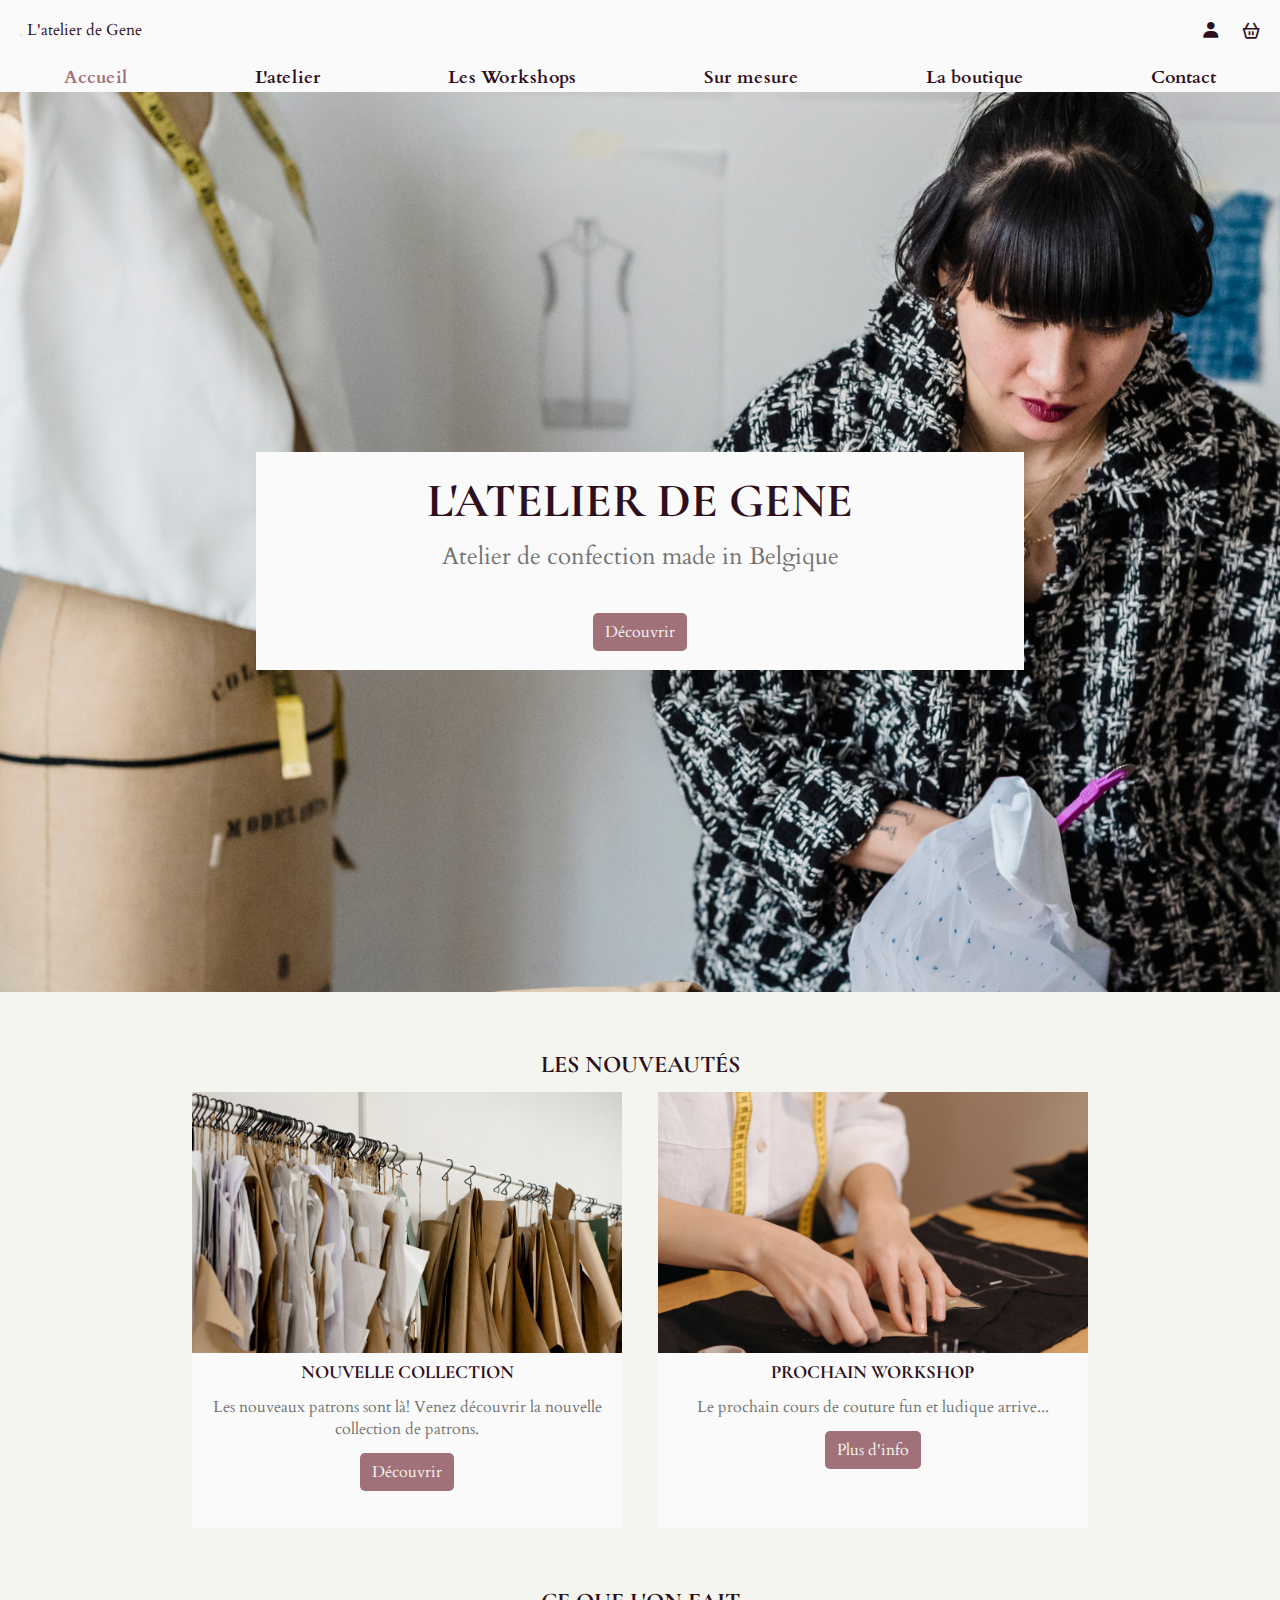
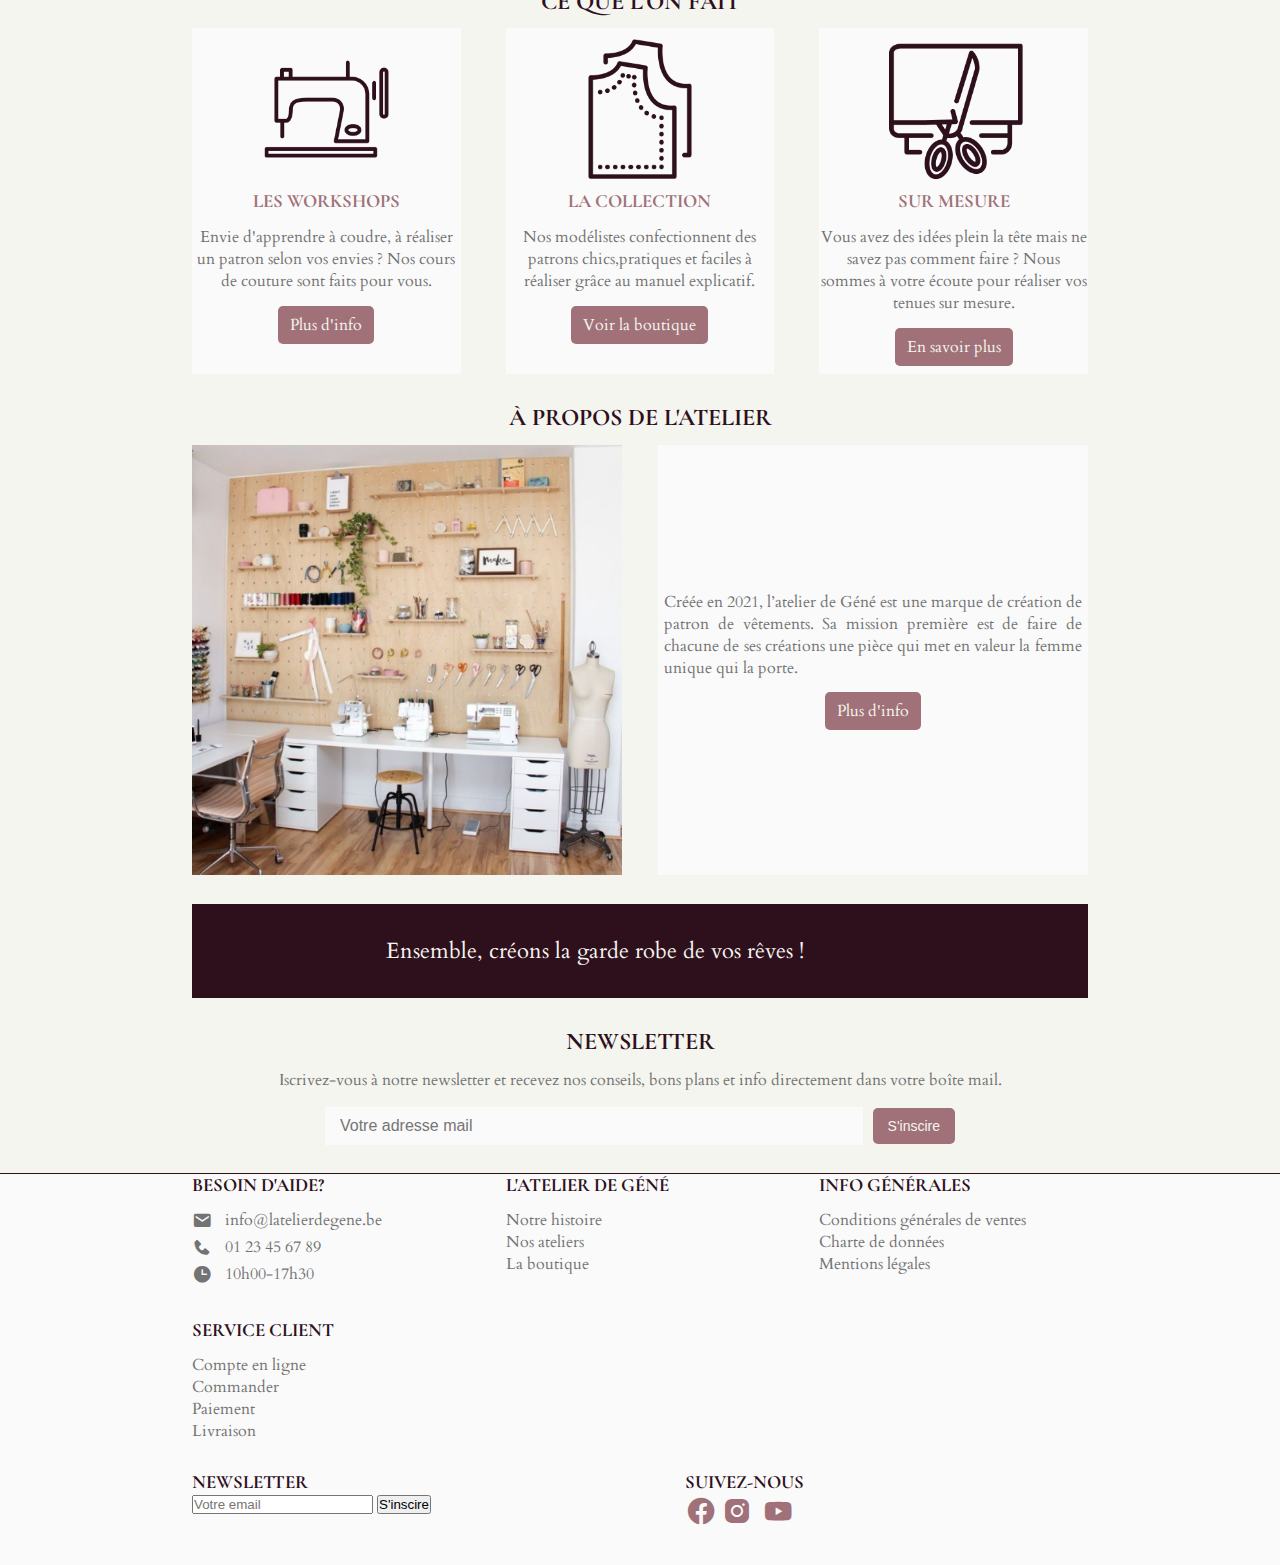
<file: index.html>
<!DOCTYPE html>
<html lang="en">

<head>
    <meta charset="UTF-8">
    <meta http-equiv="X-UA-Compatible" content="IE=edge">
    <meta name="viewport" content="width=device-width, initial-scale=1.0">
    <title>L'atelier de Géné - Bienvenue</title>
    <link rel="stylesheet" href="./src/style.css">
    <link
        href="https://fonts.googleapis.com/css2?family=Cardo:ital,wght@0,400;0,700;1,400&family=Cormorant+Garamond:ital,wght@0,300;0,400;0,500;0,600;0,700;1,300;1,400;1,500;1,600;1,700&display=swap"
        rel="stylesheet">
    <link href='https://unpkg.com/boxicons@2.1.4/css/boxicons.min.css' rel='stylesheet'>
</head>

<body>
    <header>
        <nav>
            <div class="navheader-container">
                <div class="menu-logo">
                    <button class="hamburger" type="button" aria-label="Toggle navigation" aria-expanded="false">
                        <span></span><span></span><span></span>
                    </button>
                    <a href="./index.html" class="nav-logo"><span>L'atelier de
                            Gene</span></a>
                </div>
                <div class="nav-shop">
                    <a href="./connexion.html" class="connexion-link"><i class='bx bxs-user'></i></a>
                    <a href="./panier.html" class="basket-link"><i class='bx bx-basket'></i></a>
                </div>
            </div>
            <div class="navlinks-container">
                <a href="./index.html" class="navlink">Accueil</a>
                <a href="./about.html" class="navlink ">L'atelier</a>
                <a href="./workshop.html" class="navlink ">Les Workshops</a>
                <a href="./surmesure.html" class="navlink ">Sur mesure</a>
                <a href="./shop.html" class="navlink ">La boutique</a>
                <!-- <a href="./blog.html" class="navlink ">Le blog</a> -->
                <a href="./contact.html" class="navlink ">Contact</a>
            </div>
        </nav>
    </header>
    <main>
        <section class="hero-section">
            <div class="text-box">
                <h1>L'atelier de Gene</h1>
                <p>Atelier de confection made in Belgique</p>
                <a href="#" class="btn hero-btn">Découvrir</a>
            </div>
        </section>
        <section class="news-section">
            <h2>Les nouveautés</h2>
            <div class="news-section-row">
                <div class="news-section-col">
                    <img src="./src/img/atelierdegene_news_boutique.png" alt="">
                    <div class="text-layer">
                        <h3>Nouvelle collection</h3>
                        <p>Les nouveaux patrons sont là! Venez découvrir la nouvelle collection de patrons.</p>
                        <a href="#" class="btn">Découvrir</a>
                    </div>

                </div>
                <div class="news-section-col">
                    <img src="./src/img/atelierdegene_news_workshop.png" alt="">
                    <div class="text-layer">
                        <h3>Prochain workshop</h3>
                        <p>Le prochain cours de couture fun et ludique arrive...</p>
                        <a href="#" class="btn">Plus d'info</a>
                    </div>
                </div>
            </div>
        </section>
        <section class="services-section">
            <h2>Ce que l'on fait</h2>
            <div class="services-row">
                <div class="services-col">
                    <img src="./src/img/atelierdegene_service_workshop.png" alt="">
                    <h3>Les workshops</h3>
                    <p>Envie d'apprendre à coudre, à réaliser un patron selon vos envies ? Nos cours de couture sont
                        faits pour vous.</p>
                    <div class="btn_service"><a href="#" class="btn">Plus d'info</a></div>
                </div>
                <div class="services-col">
                    <img src="./src/img/atelierdegene_service_boutique.png" alt="">
                    <h3>La collection</h3>
                    <p>Nos modélistes confectionnent des patrons chics,pratiques et faciles à réaliser grâce au manuel
                        explicatif.</p>
                    <div class="btn_service"><a href="#" class="btn">Voir la boutique</a></div>
                </div>
                <div class="services-col">
                    <img src="./src/img/atelierdegene_service_surmesure.png" alt="image sur mesure">
                    <h3>Sur mesure</h3>
                    <p>Vous avez des idées plein la tête mais ne savez pas comment faire ? Nous sommes à votre écoute
                        pour réaliser vos tenues sur mesure.</p>
                    <div class="btn_service"><a href="#" class="btn">En savoir plus</a></div>

                </div>
            </div>
        </section>
        <section class="about-section">
            <h2>à propos de l'atelier</h2>
            <div class="about-section-row">
                <div class="about-section-col">
                    <img src="./src/img/atelierdegene_about_section.png" alt="l'atelier en image">
                </div>
                <div class="about-section-col">
                    <p>Créée en 2021, l’atelier de Géné est une marque de création de patron de vêtements. Sa mission
                        première est de
                        faire de chacune de ses créations une pièce qui met en valeur la femme unique qui la porte.
                    </p>
                    <a href="./about.html" class="btn">Plus d'info</a>
                </div>
            </div>
        </section>
        <section class="slogan-row">
            <p>Ensemble, créons la garde robe de vos rêves !</p>
        </section>
        <section class="Newsletter-section">
            <h2>Newsletter</h2>
            <p>Iscrivez-vous à notre newsletter et recevez nos conseils, bons plans et info directement dans votre boîte
                mail.</p>
            <div class="newsletter-row">
                <form action="">
                    <input type="text" placeholder="Votre adresse mail">
                    <button type="submit">S'inscire</button>
                </form>

            </div>
        </section>
    </main>
    <footer>
        <div class="footer">
            <div class="footer-info-row">
                <div class="footer-infos-col">
                    <h3>Besoin d'aide?</h3>
                    <div class="footer-contact-col">
                        <span><i class='bx bxs-envelope'></i></span>
                        <p>info@latelierdegene.be</p>
                    </div>
                    <div class="footer-contact-col">
                        <span><i class='bx bxs-phone'></i></span>
                        <p>01 23 45 67 89</p>
                    </div>
                    <div class="footer-contact-col">
                        <span><i class='bx bxs-time'></i></span>
                        <p>10h00-17h30</p>
                    </div>
                </div>
                <div class="footer-infos-col">
                    <h3>L'atelier de Géné</h3>
                    <a href="./about.html">Notre histoire</a>
                    <a href="./workshop.html">Nos ateliers</a>
                    <a href="./shop.html">La boutique</a>
                </div>
                <div class="footer-infos-col">
                    <h3>Info générales</h3>
                    <a href="#">Conditions générales de ventes</a>
                    <a href="#">Charte de données</a>
                    <a href="#">Mentions légales</a>
                </div>
                <div class="footer-infos-col">
                    <h3>Service client</h3>
                    <a href="#">Compte en ligne</a>
                    <a href="#">Commander</a>
                    <a href="#">Paiement</a>
                    <a href="#">Livraison</a>
                </div>
            </div>
            <div class="footer-socials-row">
                <div class="footer-socials-col">
                    <h3>Newsletter</h3>
                    <form action="">
                        <input type="text" placeholder="Votre email">
                        <button type="submit">S'inscire</button>
                    </form>
                </div>
                <div class="footer-socials-col">
                    <h3>Suivez-nous</h3>
                    <div id="footer-socials-col">
                        <a href="#" class="social_link"><i class='bx bxl-facebook-circle'></i></a>
                        <a href="#" class="social_link"><i class='bx bxl-instagram-alt'></i></i>
                        </a><a href="#" class="social_link"><i class='bx bxl-youtube'></i></a>
                    </div>

                </div>
            </div>
        </div>

    </footer>
    <script src="./src/mainJs.js"></script>
</body>

</html>
</file>
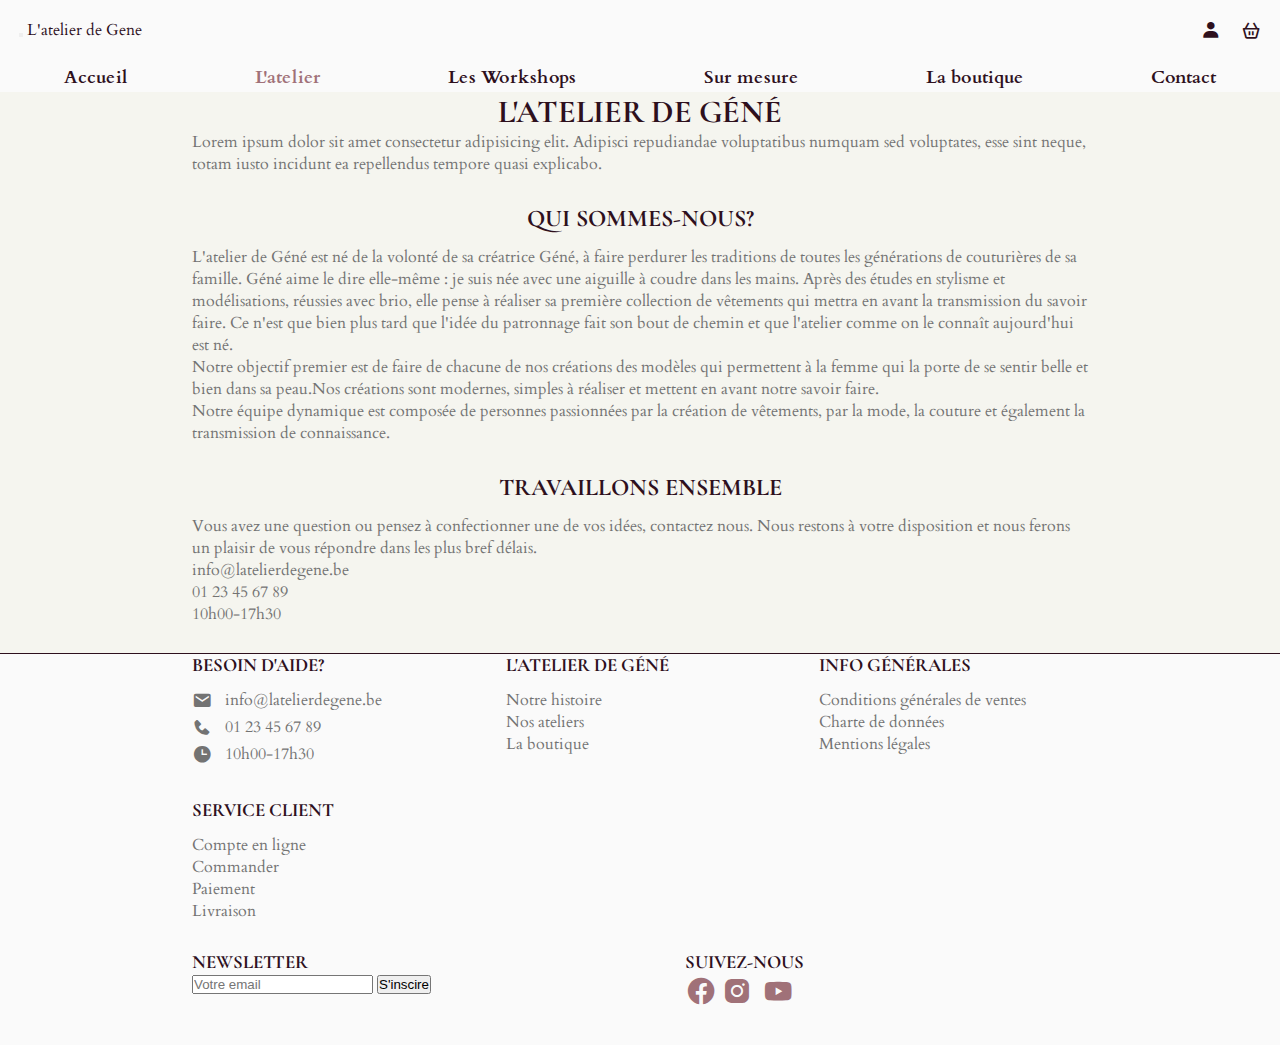
<file: about.html>
<!DOCTYPE html>
<html lang="en">

<head>
    <meta charset="UTF-8">
    <meta http-equiv="X-UA-Compatible" content="IE=edge">
    <meta name="viewport" content="width=device-width, initial-scale=1.0">
    <title>L'atelier de Géné - A propos</title>
    <link rel="stylesheet" href="./src/style.css">
    <link
        href="https://fonts.googleapis.com/css2?family=Cardo:ital,wght@0,400;0,700;1,400&family=Cormorant+Garamond:ital,wght@0,300;0,400;0,500;0,600;0,700;1,300;1,400;1,500;1,600;1,700&display=swap"
        rel="stylesheet">
    <link href='https://unpkg.com/boxicons@2.1.4/css/boxicons.min.css' rel='stylesheet'>
</head>

<body>
    <header>
        <nav>
            <div class="navheader-container">
                <div class="menu-logo">
                    <button class="hamburger" type="button" aria-label="Toggle navigation" aria-expanded="false">
                        <span></span><span></span><span></span>
                    </button>
                    <a href="./index.html" class="nav-logo"><span>L'atelier de
                            Gene</span></a>
                </div>
                <div class="nav-shop">
                    <a href="./connexion.html" class="connexion-link"><i class='bx bxs-user'></i></a>
                    <a href="./panier.html" class="basket-link"><i class='bx bx-basket'></i></a>
                </div>
            </div>
            <div class="navlinks-container">
                <a href="./index.html" class="navlink">Accueil</a>
                <a href="./about.html" class="navlink ">L'atelier</a>
                <a href="./workshop.html" class="navlink ">Les Workshops</a>
                <a href="./surmesure.html" class="navlink ">Sur mesure</a>
                <a href="./shop.html" class="navlink ">La boutique</a>
                <!-- <a href="./blog.html" class="navlink ">Le blog</a> -->
                <a href="./contact.html" class="navlink ">Contact</a>
            </div>
        </nav>
    </header>
    <main>
        <section class="about-intro-hero">
            <h1>L'atelier de Géné</h1>
            <p>Lorem ipsum dolor sit amet consectetur adipisicing elit. Adipisci repudiandae voluptatibus numquam sed
                voluptates, esse sint neque, totam iusto incidunt ea repellendus tempore quasi explicabo.</p>
        </section>
        <section class="about-mission">
            <div>
                <h2>Qui sommes-nous?</h2>
                <p>L'atelier de Géné est né de la volonté de sa créatrice Géné, à faire perdurer les traditions de
                    toutes les générations de couturières de sa famille. Géné aime le dire elle-même : je suis née avec
                    une aiguille à coudre dans les mains. Après des études en stylisme et modélisations, réussies avec
                    brio, elle pense à réaliser sa première collection de vêtements qui mettra en avant la transmission
                    du savoir faire.
                    Ce n'est que bien plus tard que l'idée du patronnage fait son bout de chemin et que l'atelier comme
                    on le connaît aujourd'hui est né.
                </p>
                <p>Notre objectif premier est de faire de chacune de nos créations des modèles qui permettent à la femme
                    qui la porte de se sentir belle et bien dans sa peau.Nos créations sont modernes, simples à réaliser
                    et mettent en avant notre savoir faire.</p>
                <p>Notre équipe dynamique est composée de personnes passionnées par la création de vêtements, par
                    la mode, la couture et également la transmission de connaissance.</p>
            </div>
        </section>
        <section class="about-contact">
            <h2>Travaillons ensemble</h2>
            <p>Vous avez une question ou pensez à confectionner une de vos idées, contactez nous. Nous restons à votre
                disposition et nous ferons un plaisir de vous répondre dans les plus bref délais.</p>
            <div>
                <p>info@latelierdegene.be</p>
                <p>01 23 45 67 89</p>
                <p>10h00-17h30</p>
            </div>
        </section>
    </main>
    <footer>
        <div class="footer">
            <div class="footer-info-row">
                <div class="footer-infos-col">
                    <h3>Besoin d'aide?</h3>
                    <div class="footer-contact-col">
                        <span><i class='bx bxs-envelope'></i></span>
                        <p>info@latelierdegene.be</p>
                    </div>
                    <div class="footer-contact-col">
                        <span><i class='bx bxs-phone'></i></span>
                        <p>01 23 45 67 89</p>
                    </div>
                    <div class="footer-contact-col">
                        <span><i class='bx bxs-time'></i></span>
                        <p>10h00-17h30</p>
                    </div>
                </div>
                <div class="footer-infos-col">
                    <h3>L'atelier de Géné</h3>
                    <a href="./about.html">Notre histoire</a>
                    <a href="./workshop.html">Nos ateliers</a>
                    <a href="./shop.html">La boutique</a>
                </div>
                <div class="footer-infos-col">
                    <h3>Info générales</h3>
                    <a href="#">Conditions générales de ventes</a>
                    <a href="#">Charte de données</a>
                    <a href="#">Mentions légales</a>
                </div>
                <div class="footer-infos-col">
                    <h3>Service client</h3>
                    <a href="#">Compte en ligne</a>
                    <a href="#">Commander</a>
                    <a href="#">Paiement</a>
                    <a href="#">Livraison</a>
                </div>
            </div>
            <div class="footer-socials-row">
                <div class="footer-socials-col">
                    <h3>Newsletter</h3>
                    <form action="">
                        <input type="text" placeholder="Votre email">
                        <button type="submit">S'inscire</button>
                    </form>
                </div>
                <div class="footer-socials-col">
                    <h3>Suivez-nous</h3>
                    <div id="footer-socials-col">
                        <a href="#" class="social_link"><i class='bx bxl-facebook-circle'></i></a>
                        <a href="#" class="social_link"><i class='bx bxl-instagram-alt'></i></i>
                        </a><a href="#" class="social_link"><i class='bx bxl-youtube'></i></a>
                    </div>

                </div>
            </div>
        </div>

    </footer>
    <script src="./src/mainJs.js"></script>
</body>

</html>
</file>
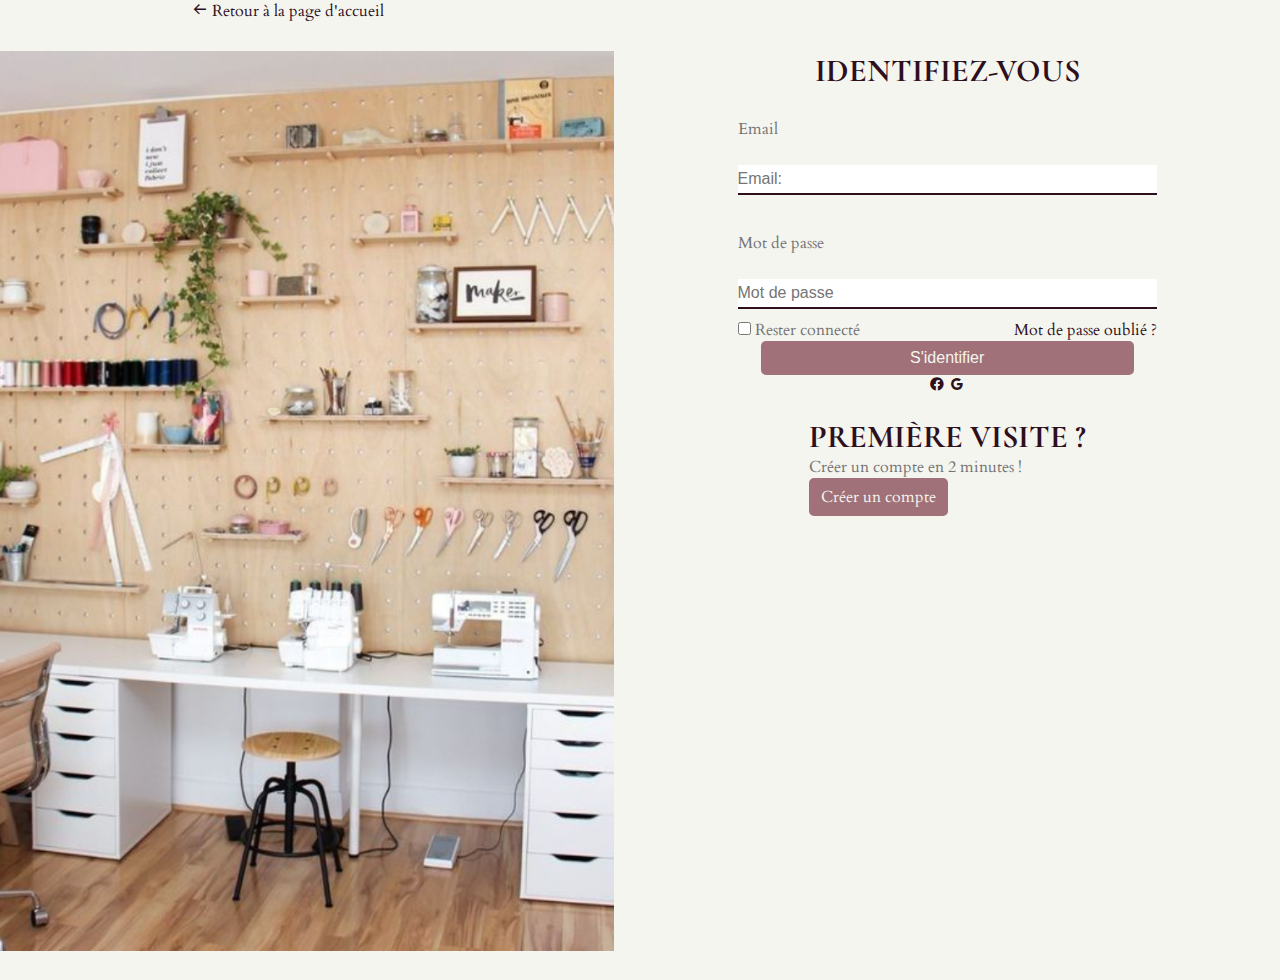
<file: connexion.html>
<!DOCTYPE html>
<html lang="en">

<head>
    <meta charset="UTF-8">
    <meta http-equiv="X-UA-Compatible" content="IE=edge">
    <meta name="viewport" content="width=device-width, initial-scale=1.0">
    <title>Document</title>
    <link rel="stylesheet" href="./src/style.css">
    <link
        href="https://fonts.googleapis.com/css2?family=Cardo:ital,wght@0,400;0,700;1,400&family=Cormorant+Garamond:ital,wght@0,300;0,400;0,500;0,600;0,700;1,300;1,400;1,500;1,600;1,700&display=swap"
        rel="stylesheet">
    <link href='https://unpkg.com/boxicons@2.1.4/css/boxicons.min.css' rel='stylesheet'>
</head>

<body>
    <section class="connexion-header">
        <div><a href="./index.html"> <span><i class='bx bx-arrow-back'></i></span> Retour à la page d'accueil</a></div>
    </section>
    <section class="connexion-form-section">
        <div class="connexion-img"></div>
        <div class="connexion-form-container">
            <form action="#" class="login-form">
                <h1>Identifiez-vous</h1>
                <div class="inputBox">
                    <span>Email</span>
                    <input type="email" placeholder="Email:">
                </div>
                <div class="inputBox">
                    <span>Mot de passe</span>
                    <input type="password" placeholder="Mot de passe">
                </div>
                <div class="checkBox">
                    <div><input type="checkbox"> <span>Rester connecté</span></div>
                    <a href="#">Mot de passe oublié ?</a>
                </div>
                <button type="submit" class="btn-form">S'identifier</button>
                <div class="social-container">
                    <a href="#" class="social"><i class='bx bxl-facebook-circle'></i></i></a>
                    <a href="#" class="social"><i class='bx bxl-google'></i></a>
                </div>
            </form>
            <div>
                <h1>Première visite ?</h1>
                <p>Créer un compte en 2 minutes !</p>
                <a href="./inscription.html" class="btn">Créer un compte</a>
            </div>
        </div>

    </section>
</body>

</html>
</file>
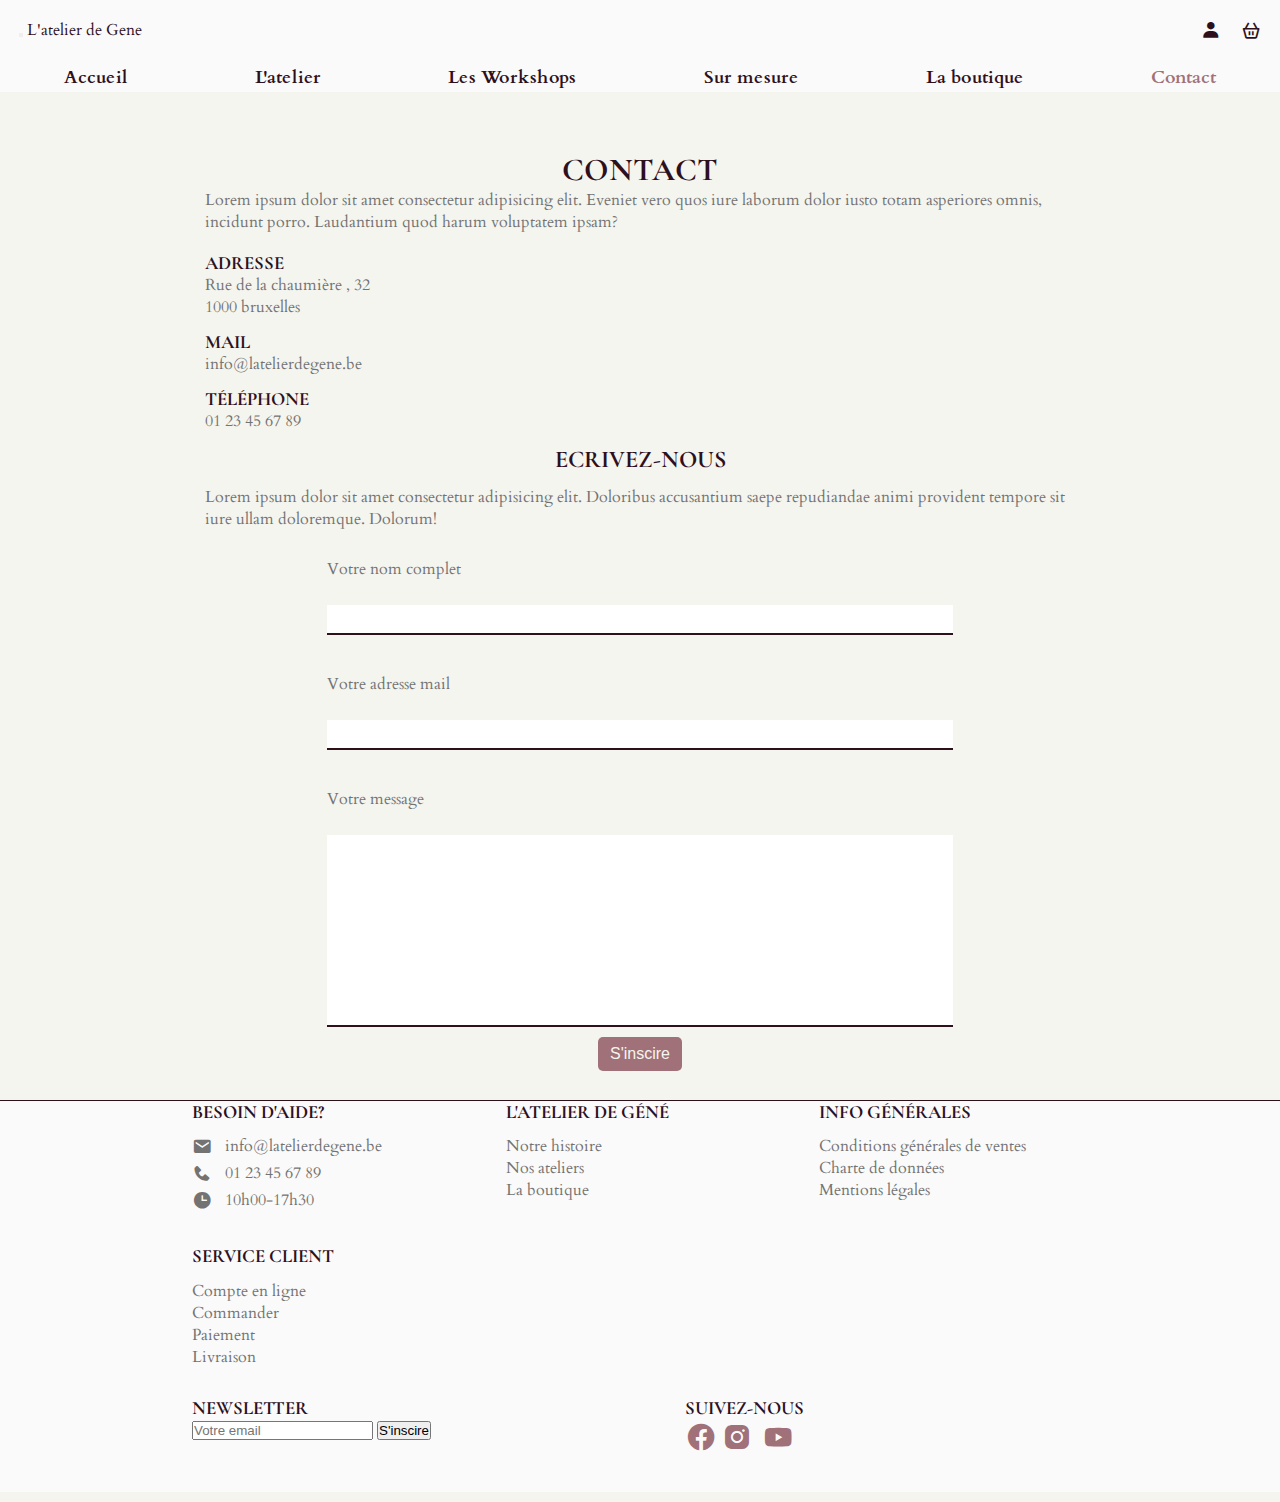
<file: contact.html>
<!DOCTYPE html>
<html lang="en">

<head>
    <meta charset="UTF-8">
    <meta http-equiv="X-UA-Compatible" content="IE=edge">
    <meta name="viewport" content="width=device-width, initial-scale=1.0">
    <title>L'atelier de Géné - Contact</title>
    <link rel="stylesheet" href="./src/style.css">
    <link
        href="https://fonts.googleapis.com/css2?family=Cardo:ital,wght@0,400;0,700;1,400&family=Cormorant+Garamond:ital,wght@0,300;0,400;0,500;0,600;0,700;1,300;1,400;1,500;1,600;1,700&display=swap"
        rel="stylesheet">
    <link href='https://unpkg.com/boxicons@2.1.4/css/boxicons.min.css' rel='stylesheet'>
</head>

<body>
    <header>
        <nav>
            <div class="navheader-container">
                <div class="menu-logo">
                    <button class="hamburger" type="button" aria-label="Toggle navigation" aria-expanded="false">
                        <span></span><span></span><span></span>
                    </button>
                    <a href="./index.html" class="nav-logo"><span>L'atelier de
                            Gene</span></a>
                </div>
                <div class="nav-shop">
                    <a href="./connexion.html" class="connexion-link"><i class='bx bxs-user'></i></a>
                    <a href="./panier.html" class="basket-link"><i class='bx bx-basket'></i></a>
                </div>
            </div>
            <div class="navlinks-container">
                <a href="./index.html" class="navlink">Accueil</a>
                <a href="./about.html" class="navlink ">L'atelier</a>
                <a href="./workshop.html" class="navlink ">Les Workshops</a>
                <a href="./surmesure.html" class="navlink ">Sur mesure</a>
                <a href="./shop.html" class="navlink ">La boutique</a>
                <!-- <a href="./blog.html" class="navlink ">Le blog</a> -->
                <a href="./contact.html" class="navlink ">Contact</a>
            </div>
        </nav>
    </header>
    <main>
        <section class="section-page-contact">
            <h1>Contact</h1>
            <p>Lorem ipsum dolor sit amet consectetur adipisicing elit. Eveniet vero quos iure laborum dolor iusto totam
                asperiores omnis, incidunt porro. Laudantium quod harum voluptatem ipsam?</p>
            <div class="section-contact-row">
                <div class="section-contact-col">
                    <div class="contact-info">
                        <h3>Adresse</h3>
                        <p>Rue de la chaumière , 32</p>
                        <p>1000 bruxelles</p>
                    </div>
                    <div class="contact-info">
                        <h3>Mail</h3>
                        <p>info@latelierdegene.be</p>
                    </div>
                    <div class="contact-info">
                        <h3>Téléphone</h3>
                        <p>01 23 45 67 89</p>
                    </div>
                </div>
                <div class="section-contact-col">

                </div>
            </div>
            <div class="section-contact-form">
                <div class="contact-form-text">
                    <h2>Ecrivez-nous</h2>
                    <p>Lorem ipsum dolor sit amet consectetur adipisicing elit. Doloribus accusantium saepe repudiandae
                        animi provident tempore sit iure ullam doloremque. Dolorum!</p>
                </div>
                <form action="" class="contact-form">
                    
                    <div class="inputBox">
                        <span>Votre nom complet</span>
                        <input type="text" required="required">
                    </div>
                    <div class="inputBox">
                        <span>Votre adresse mail</span>
                        <input type="text" required="required">
                    </div>
                    <div class="inputBox">
                        <span>Votre message</span>
                        <textarea name="" id="" cols="30" rows="10" required="required"></textarea>
                    </div>
                    <button type="submit" class="btn">S'inscire</button>
                </form>
            </div>
        </section>

    </main>
    <footer>
        <div class="footer">
            <div class="footer-info-row">
                <div class="footer-infos-col">
                    <h3>Besoin d'aide?</h3>
                    <div class="footer-contact-col">
                        <span><i class='bx bxs-envelope'></i></span>
                        <p>info@latelierdegene.be</p>
                    </div>
                    <div class="footer-contact-col">
                        <span><i class='bx bxs-phone'></i></span>
                        <p>01 23 45 67 89</p>
                    </div>
                    <div class="footer-contact-col">
                        <span><i class='bx bxs-time'></i></span>
                        <p>10h00-17h30</p>
                    </div>
                </div>
                <div class="footer-infos-col">
                    <h3>L'atelier de Géné</h3>
                    <a href="./about.html">Notre histoire</a>
                    <a href="./workshop.html">Nos ateliers</a>
                    <a href="./shop.html">La boutique</a>
                </div>
                <div class="footer-infos-col">
                    <h3>Info générales</h3>
                    <a href="#">Conditions générales de ventes</a>
                    <a href="#">Charte de données</a>
                    <a href="#">Mentions légales</a>
                </div>
                <div class="footer-infos-col">
                    <h3>Service client</h3>
                    <a href="#">Compte en ligne</a>
                    <a href="#">Commander</a>
                    <a href="#">Paiement</a>
                    <a href="#">Livraison</a>
                </div>
            </div>
            <div class="footer-socials-row">
                <div class="footer-socials-col">
                    <h3>Newsletter</h3>
                    <form action="">
                        <input type="text" placeholder="Votre email">
                        <button type="submit">S'inscire</button>
                    </form>
                </div>
                <div class="footer-socials-col">
                    <h3>Suivez-nous</h3>
                    <div id="footer-socials-col">
                        <a href="#" class="social_link"><i class='bx bxl-facebook-circle'></i></a>
                        <a href="#" class="social_link"><i class='bx bxl-instagram-alt'></i></i>
                        </a><a href="#" class="social_link"><i class='bx bxl-youtube'></i></a>
                    </div>

                </div>
            </div>
        </div>
    </footer>
    <script src="./src/mainJs.js"></script>
</body>

</html>
</file>
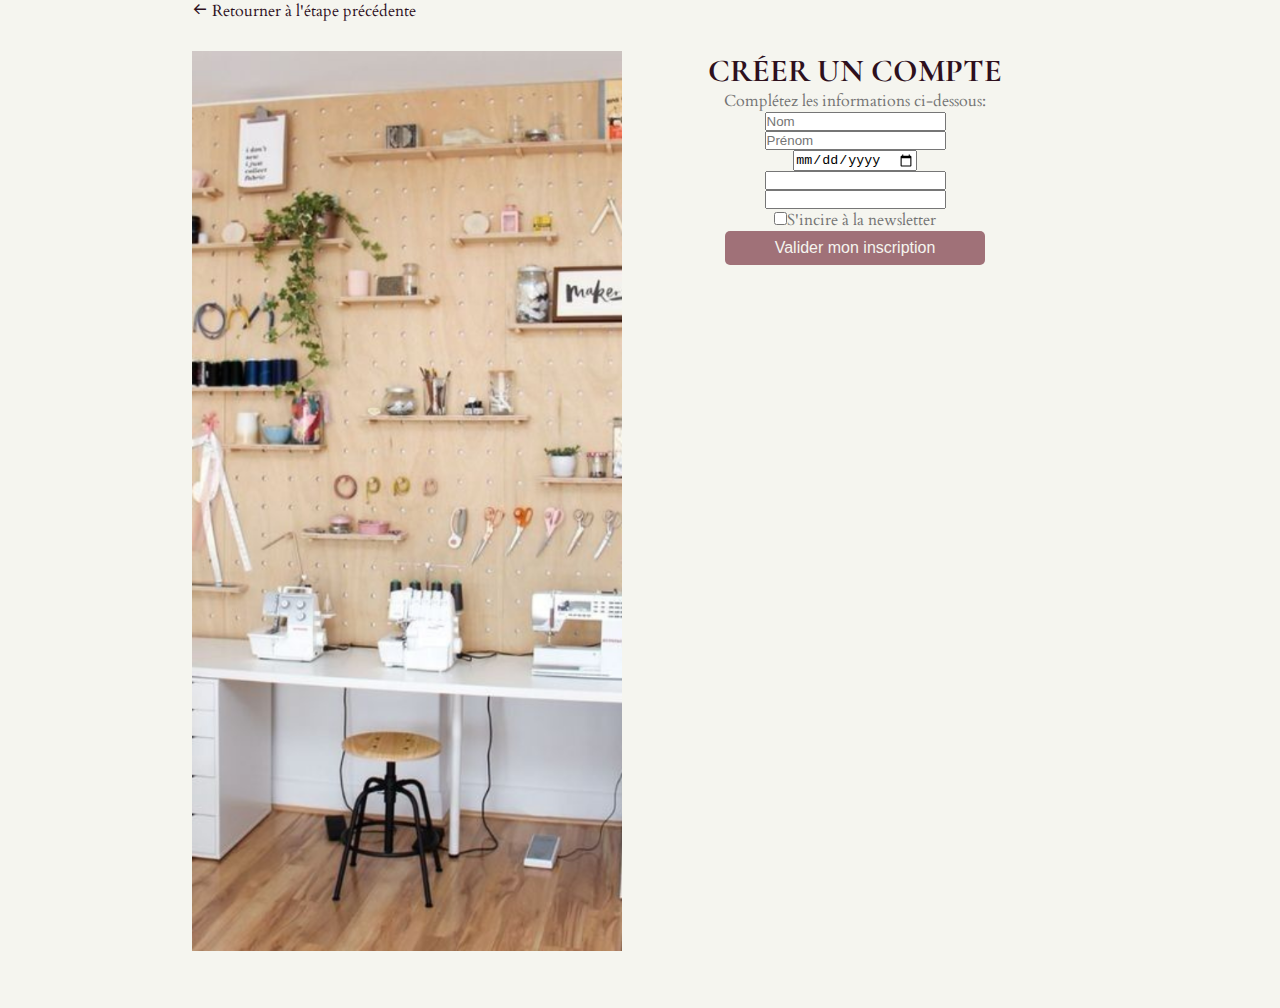
<file: inscription.html>
<!DOCTYPE html>
<html lang="en">

<head>
    <meta charset="UTF-8">
    <meta http-equiv="X-UA-Compatible" content="IE=edge">
    <meta name="viewport" content="width=device-width, initial-scale=1.0">
    <title>L'atelier de Géné - Inscription</title>
    <link rel="stylesheet" href="./src/style.css">
    <link
        href="https://fonts.googleapis.com/css2?family=Cardo:ital,wght@0,400;0,700;1,400&family=Cormorant+Garamond:ital,wght@0,300;0,400;0,500;0,600;0,700;1,300;1,400;1,500;1,600;1,700&display=swap"
        rel="stylesheet">
    <link href='https://unpkg.com/boxicons@2.1.4/css/boxicons.min.css' rel='stylesheet'>
</head>

<body>
    <section>
        <section class="connexion-header">
            <div><a href="./connexion.html"> <span><i class='bx bx-arrow-back'></i></span> Retourner à l'étape précédente</a></div>
        </section>
        <section class="connexion-form-section">
            <div class="connexion-img"></div>
            <div class="connexion-form-container">
                <form action="#" class="login-form">
                    <h1>Créer un compte</h1>
                    <p>Complétez les informations ci-dessous:</p>
                    <input type="text" placeholder="Nom">
                    <input type="text" placeholder="Prénom">
                    <input type="date" name="" id="">
                    <input type="email" name="" id="">
                    <input type="password" name="" id="">
                    <div><input type="checkbox" name="" id=""><span>S'incire à la newsletter</span></div>
                    <button type="submit" class="btn-form">Valider mon inscription</button>
                    
                </form>
            </div>
        </section>
    </section>
</body>

</html>
</file>
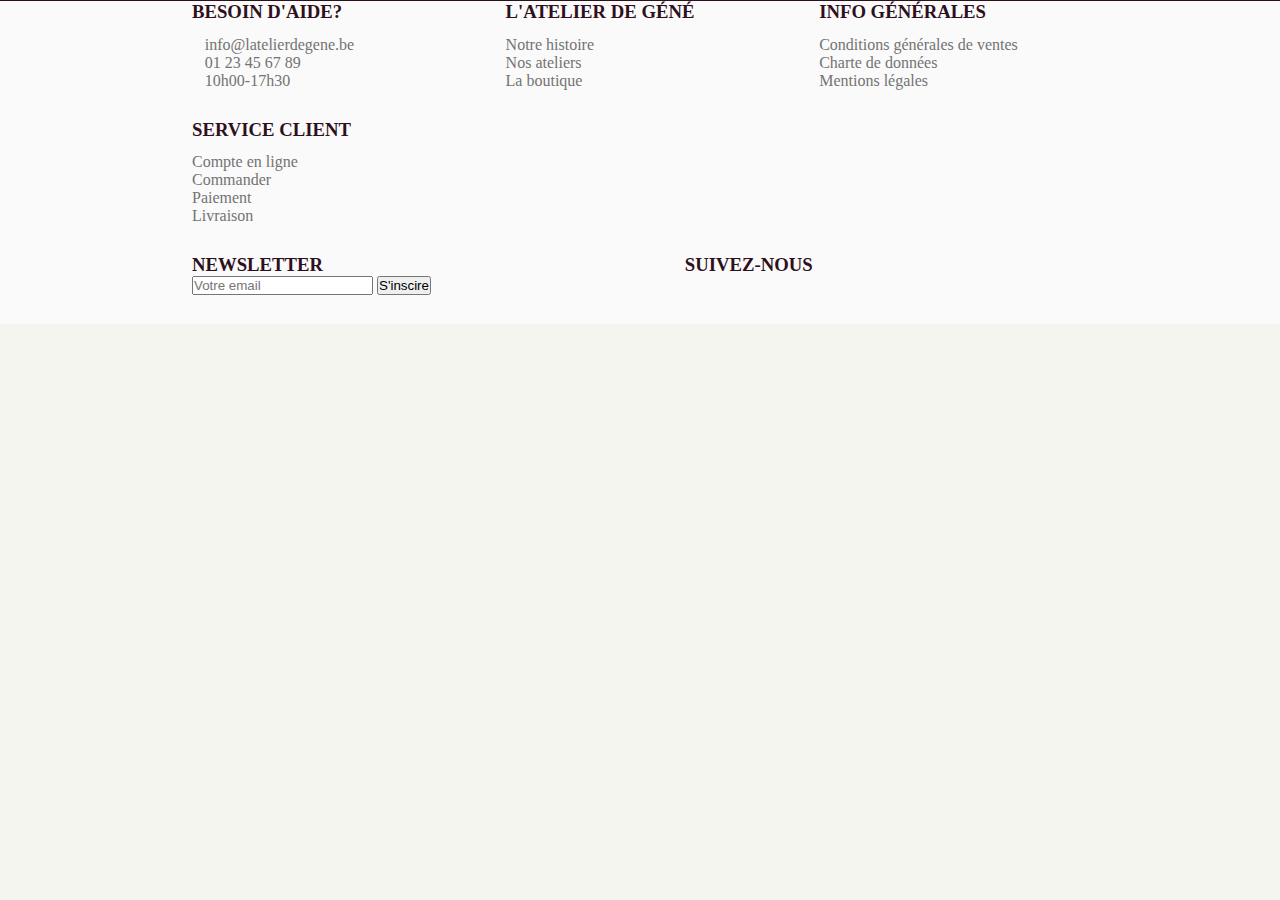
<file: panier.html>
<!DOCTYPE html>
<html lang="en">
<head>
    <meta charset="UTF-8">
    <meta http-equiv="X-UA-Compatible" content="IE=edge">
    <meta name="viewport" content="width=device-width, initial-scale=1.0">
    <title>L'atelier de Géné - Votre panier</title>
    <link rel="stylesheet" href="./src/style.css">
</head>
<body>
    <header></header>
    <main></main>
    <footer>
        <div class="footer">
            <div class="footer-info-row">
                <div class="footer-infos-col">
                    <h3>Besoin d'aide?</h3>
                    <div class="footer-contact-col">
                        <span><i class='bx bxs-envelope'></i></span>
                        <p>info@latelierdegene.be</p>
                    </div>
                    <div class="footer-contact-col">
                        <span><i class='bx bxs-phone'></i></span>
                        <p>01 23 45 67 89</p>
                    </div>
                    <div class="footer-contact-col">
                        <span><i class='bx bxs-time'></i></span>
                        <p>10h00-17h30</p>
                    </div>
                </div>
                <div class="footer-infos-col">
                    <h3>L'atelier de Géné</h3>
                    <a href="./about.html">Notre histoire</a>
                    <a href="./workshop.html">Nos ateliers</a>
                    <a href="./shop.html">La boutique</a>
                </div>
                <div class="footer-infos-col">
                    <h3>Info générales</h3>
                    <a href="#">Conditions générales de ventes</a>
                    <a href="#">Charte de données</a>
                    <a href="#">Mentions légales</a>
                </div>
                <div class="footer-infos-col">
                    <h3>Service client</h3>
                    <a href="#">Compte en ligne</a>
                    <a href="#">Commander</a>
                    <a href="#">Paiement</a>
                    <a href="#">Livraison</a>
                </div>
            </div>
            <div class="footer-socials-row">
                <div class="footer-socials-col">
                    <h3>Newsletter</h3>
                    <form action="">
                        <input type="text" placeholder="Votre email">
                        <button type="submit">S'inscire</button>
                    </form>
                </div>
                <div class="footer-socials-col">
                    <h3>Suivez-nous</h3>
                    <div id="footer-socials-col">
                        <a href="#" class="social_link"><i class='bx bxl-facebook-circle'></i></a>
                        <a href="#" class="social_link"><i class='bx bxl-instagram-alt'></i></i>
                        </a><a href="#" class="social_link"><i class='bx bxl-youtube'></i></a>
                    </div>
    
                </div>
            </div>
        </div>
        
    </footer>
    <script src="./src/mainJs.js"></script>
</body>
</html>
</file>
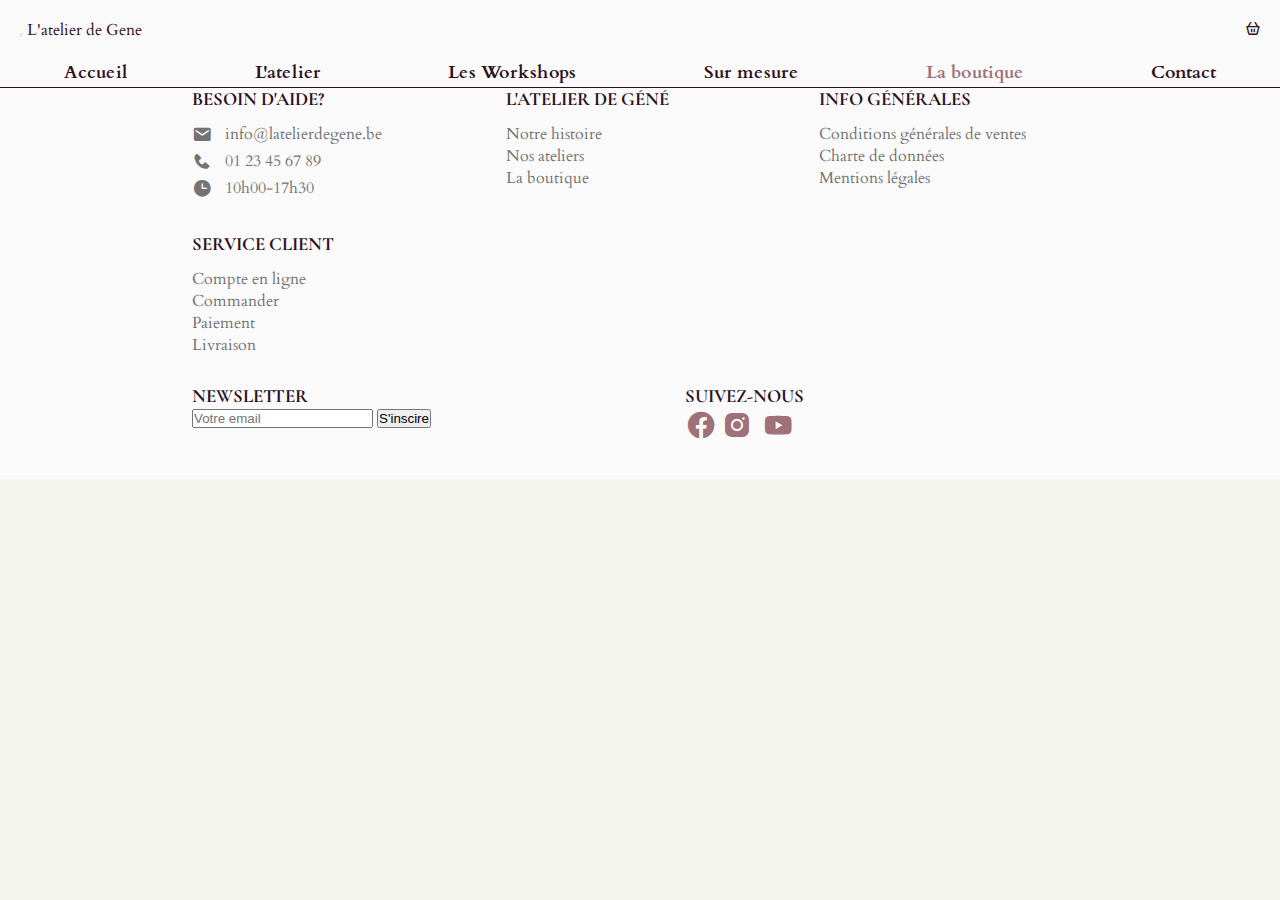
<file: shop.html>
<!DOCTYPE html>
<html lang="en">
<head>
    <meta charset="UTF-8">
    <meta http-equiv="X-UA-Compatible" content="IE=edge">
    <meta name="viewport" content="width=device-width, initial-scale=1.0">
    <title>L'atelier de Géné - La boutique</title>
    <link rel="stylesheet" href="./src/style.css">
    <link href="https://fonts.googleapis.com/css2?family=Cardo:ital,wght@0,400;0,700;1,400&family=Cormorant+Garamond:ital,wght@0,300;0,400;0,500;0,600;0,700;1,300;1,400;1,500;1,600;1,700&display=swap" rel="stylesheet">
    <link href='https://unpkg.com/boxicons@2.1.4/css/boxicons.min.css' rel='stylesheet'>
</head>
<body>
    <header>
        <nav>
            <div class="navheader-container">
                <div class="menu-logo">
                    <button class="hamburger" type="button" aria-label="Toggle navigation" aria-expanded="false">
                        <span></span><span></span><span></span>
                    </button>
                    <a href="#" class="nav-logo" aria-label="visit homepage"><span>L'atelier de
                            Gene</span></a>
                </div>
                <div class="nav-shop">
                    <a href="./panier.html" class="basket">
                        <i class='bx bx-basket'></i>
                    </a>
                </div>
                
            </div>
            <div class="navlinks-container">
                <a href="./index.html" class="navlink">Accueil</a>
                <a href="./about.html" class="navlink ">L'atelier</a>
                <a href="./workshop.html" class="navlink ">Les Workshops</a>
                <a href="./surmesure.html" class="navlink ">Sur mesure</a>
                <a href="./shop.html" class="navlink">La boutique</a>
                <a href="./contact.html" class="navlink ">Contact</a>
            </div>
        </nav>
    </header>
    <main></main>
    <footer>
        <div class="footer">
            <div class="footer-info-row">
                <div class="footer-infos-col">
                    <h3>Besoin d'aide?</h3>
                    <div class="footer-contact-col">
                        <span><i class='bx bxs-envelope'></i></span>
                        <p>info@latelierdegene.be</p>
                    </div>
                    <div class="footer-contact-col">
                        <span><i class='bx bxs-phone'></i></span>
                        <p>01 23 45 67 89</p>
                    </div>
                    <div class="footer-contact-col">
                        <span><i class='bx bxs-time'></i></span>
                        <p>10h00-17h30</p>
                    </div>
                </div>
                <div class="footer-infos-col">
                    <h3>L'atelier de Géné</h3>
                    <a href="./about.html">Notre histoire</a>
                    <a href="./workshop.html">Nos ateliers</a>
                    <a href="./shop.html">La boutique</a>
                </div>
                <div class="footer-infos-col">
                    <h3>Info générales</h3>
                    <a href="#">Conditions générales de ventes</a>
                    <a href="#">Charte de données</a>
                    <a href="#">Mentions légales</a>
                </div>
                <div class="footer-infos-col">
                    <h3>Service client</h3>
                    <a href="#">Compte en ligne</a>
                    <a href="#">Commander</a>
                    <a href="#">Paiement</a>
                    <a href="#">Livraison</a>
                </div>
            </div>
            <div class="footer-socials-row">
                <div class="footer-socials-col">
                    <h3>Newsletter</h3>
                    <form action="">
                        <input type="text" placeholder="Votre email">
                        <button type="submit">S'inscire</button>
                    </form>
                </div>
                <div class="footer-socials-col">
                    <h3>Suivez-nous</h3>
                    <div id="footer-socials-col">
                        <a href="#" class="social_link"><i class='bx bxl-facebook-circle'></i></a>
                        <a href="#" class="social_link"><i class='bx bxl-instagram-alt'></i></i>
                        </a><a href="#" class="social_link"><i class='bx bxl-youtube'></i></a>
                    </div>
    
                </div>
            </div>
        </div>
        
    </footer>
    <script src="./src/mainJs.js"></script>
</body>
</html>
</file>
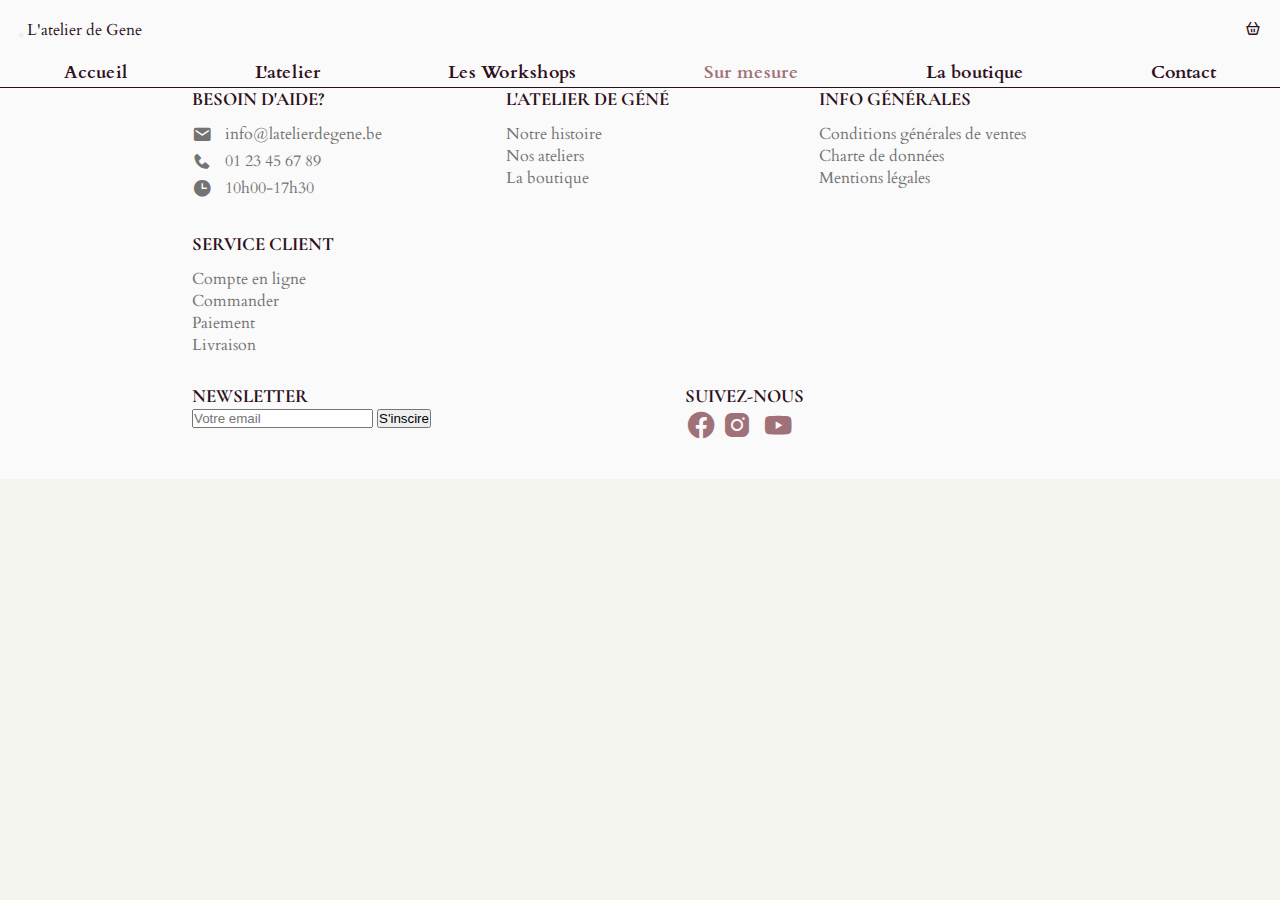
<file: surmesure.html>
<!DOCTYPE html>
<html lang="en">
<head>
    <meta charset="UTF-8">
    <meta http-equiv="X-UA-Compatible" content="IE=edge">
    <meta name="viewport" content="width=device-width, initial-scale=1.0">
    <title>L'atelier de Géné - Sur mesure</title>
    <link rel="stylesheet" href="./src/style.css">
    <link href="https://fonts.googleapis.com/css2?family=Cardo:ital,wght@0,400;0,700;1,400&family=Cormorant+Garamond:ital,wght@0,300;0,400;0,500;0,600;0,700;1,300;1,400;1,500;1,600;1,700&display=swap" rel="stylesheet">
    <link href='https://unpkg.com/boxicons@2.1.4/css/boxicons.min.css' rel='stylesheet'>
</head>
<body>
    <header>
        <nav>
            <div class="navheader-container">
                <div class="menu-logo">
                    <button class="hamburger" type="button" aria-label="Toggle navigation" aria-expanded="false">
                        <span></span><span></span><span></span>
                    </button>
                    <a href="#" class="nav-logo" aria-label="visit homepage"><span>L'atelier de
                            Gene</span></a>
                </div>
                <div class="nav-shop">
                    <a href="./panier.html" class="basket">
                        <i class='bx bx-basket'></i>
                    </a>
                </div>
                
            </div>
            <div class="navlinks-container">
                <a href="./index.html" class="navlink">Accueil</a>
                <a href="./about.html" class="navlink ">L'atelier</a>
                <a href="./workshop.html" class="navlink ">Les Workshops</a>
                <a href="./surmesure.html" class="navlink ">Sur mesure</a>
                <a href="./shop.html" class="navlink ">La boutique</a>
                <a href="./contact.html" class="navlink ">Contact</a>
            </div>
        </nav>
    </header>
    <main></main>
    <footer>
        <div class="footer">
            <div class="footer-info-row">
                <div class="footer-infos-col">
                    <h3>Besoin d'aide?</h3>
                    <div class="footer-contact-col">
                        <span><i class='bx bxs-envelope'></i></span>
                        <p>info@latelierdegene.be</p>
                    </div>
                    <div class="footer-contact-col">
                        <span><i class='bx bxs-phone'></i></span>
                        <p>01 23 45 67 89</p>
                    </div>
                    <div class="footer-contact-col">
                        <span><i class='bx bxs-time'></i></span>
                        <p>10h00-17h30</p>
                    </div>
                </div>
                <div class="footer-infos-col">
                    <h3>L'atelier de Géné</h3>
                    <a href="./about.html">Notre histoire</a>
                    <a href="./workshop.html">Nos ateliers</a>
                    <a href="./shop.html">La boutique</a>
                </div>
                <div class="footer-infos-col">
                    <h3>Info générales</h3>
                    <a href="#">Conditions générales de ventes</a>
                    <a href="#">Charte de données</a>
                    <a href="#">Mentions légales</a>
                </div>
                <div class="footer-infos-col">
                    <h3>Service client</h3>
                    <a href="#">Compte en ligne</a>
                    <a href="#">Commander</a>
                    <a href="#">Paiement</a>
                    <a href="#">Livraison</a>
                </div>
            </div>
            <div class="footer-socials-row">
                <div class="footer-socials-col">
                    <h3>Newsletter</h3>
                    <form action="">
                        <input type="text" placeholder="Votre email">
                        <button type="submit">S'inscire</button>
                    </form>
                </div>
                <div class="footer-socials-col">
                    <h3>Suivez-nous</h3>
                    <div id="footer-socials-col">
                        <a href="#" class="social_link"><i class='bx bxl-facebook-circle'></i></a>
                        <a href="#" class="social_link"><i class='bx bxl-instagram-alt'></i></i>
                        </a><a href="#" class="social_link"><i class='bx bxl-youtube'></i></a>
                    </div>
    
                </div>
            </div>
        </div>
        
    </footer>
    <script src="./src/mainJs.js"></script>
</body>
</html>
</file>
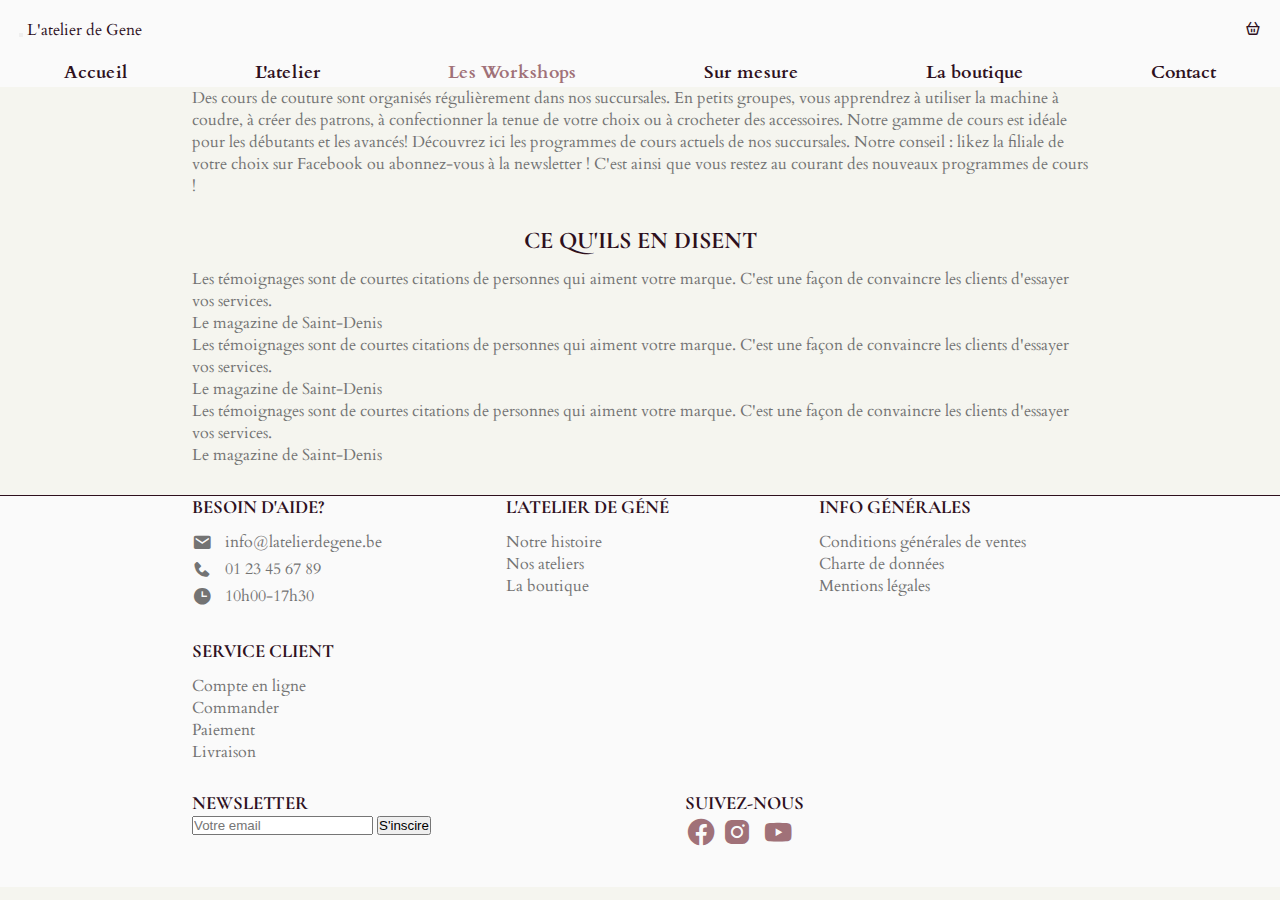
<file: workshop.html>
<!DOCTYPE html>
<html lang="en">

<head>
    <meta charset="UTF-8">
    <meta http-equiv="X-UA-Compatible" content="IE=edge">
    <meta name="viewport" content="width=device-width, initial-scale=1.0">
    <title>L'atelier de Géné - Les workshops</title>
    <link rel="stylesheet" href="./src/style.css">
    <link
        href="https://fonts.googleapis.com/css2?family=Cardo:ital,wght@0,400;0,700;1,400&family=Cormorant+Garamond:ital,wght@0,300;0,400;0,500;0,600;0,700;1,300;1,400;1,500;1,600;1,700&display=swap"
        rel="stylesheet">
    <link href='https://unpkg.com/boxicons@2.1.4/css/boxicons.min.css' rel='stylesheet'>
</head>

<body>
    <header>
        <nav>
            <div class="navheader-container">
                <div class="menu-logo">
                    <button class="hamburger" type="button" aria-label="Toggle navigation" aria-expanded="false">
                        <span></span><span></span><span></span>
                    </button>
                    <a href="#" class="nav-logo" aria-label="visit homepage"><span>L'atelier de
                            Gene</span></a>
                </div>
                <div class="nav-shop">
                    <a href="./panier.html" class="basket">
                        <i class='bx bx-basket'></i>
                    </a>
                </div>

            </div>
            <div class="navlinks-container">
                <a href="./index.html" class="navlink">Accueil</a>
                <a href="./about.html" class="navlink ">L'atelier</a>
                <a href="./workshop.html" class="navlink ">Les Workshops</a>
                <a href="./surmesure.html" class="navlink ">Sur mesure</a>
                <a href="./shop.html" class="navlink ">La boutique</a>
                <a href="./contact.html" class="navlink ">Contact</a>
            </div>
        </nav>
    </header>
    <main>
        <section class="workshop-intro">
            <p>Des cours de couture sont organisés régulièrement dans nos succursales. En petits groupes, vous
                apprendrez à utiliser la machine à coudre, à créer des patrons, à confectionner la tenue de votre choix
                ou à crocheter des accessoires.

                Notre gamme de cours est idéale pour les débutants et les avancés! Découvrez ici les programmes de cours
                actuels de nos succursales.
                Notre conseil : likez la filiale de votre choix sur Facebook ou abonnez-vous à la newsletter ! C'est
                ainsi que vous restez au courant des nouveaux programmes de cours !</p>
        </section>
        <section class="workshop-temoignage">
            <h2>ce qu'ils en disent</h2>
            <div class="temoignage-container">
                <p>Les témoignages sont de courtes citations de personnes qui aiment votre marque. C'est une façon de
                    convaincre les clients d'essayer vos services.</p>
                <p class="coolors">Le magazine de Saint-Denis</p>
            </div>
            <div class="temoignage-container">
                <p>Les témoignages sont de courtes citations de personnes qui aiment votre marque. C'est une façon de
                    convaincre les clients d'essayer vos services.</p>
                <p class="coolors">Le magazine de Saint-Denis</p>
            </div>
            <div class="temoignage-container">
                <p>Les témoignages sont de courtes citations de personnes qui aiment votre marque. C'est une façon de
                    convaincre les clients d'essayer vos services.</p>
                <p class="coolors">Le magazine de Saint-Denis</p>
            </div>
        </section>
    </main>
    <footer>
        <div class="footer">
            <div class="footer-info-row">
                <div class="footer-infos-col">
                    <h3>Besoin d'aide?</h3>
                    <div class="footer-contact-col">
                        <span><i class='bx bxs-envelope'></i></span>
                        <p>info@latelierdegene.be</p>
                    </div>
                    <div class="footer-contact-col">
                        <span><i class='bx bxs-phone'></i></span>
                        <p>01 23 45 67 89</p>
                    </div>
                    <div class="footer-contact-col">
                        <span><i class='bx bxs-time'></i></span>
                        <p>10h00-17h30</p>
                    </div>
                </div>
                <div class="footer-infos-col">
                    <h3>L'atelier de Géné</h3>
                    <a href="./about.html">Notre histoire</a>
                    <a href="./workshop.html">Nos ateliers</a>
                    <a href="./shop.html">La boutique</a>
                </div>
                <div class="footer-infos-col">
                    <h3>Info générales</h3>
                    <a href="#">Conditions générales de ventes</a>
                    <a href="#">Charte de données</a>
                    <a href="#">Mentions légales</a>
                </div>
                <div class="footer-infos-col">
                    <h3>Service client</h3>
                    <a href="#">Compte en ligne</a>
                    <a href="#">Commander</a>
                    <a href="#">Paiement</a>
                    <a href="#">Livraison</a>
                </div>
            </div>
            <div class="footer-socials-row">
                <div class="footer-socials-col">
                    <h3>Newsletter</h3>
                    <form action="">
                        <input type="text" placeholder="Votre email">
                        <button type="submit">S'inscire</button>
                    </form>
                </div>
                <div class="footer-socials-col">
                    <h3>Suivez-nous</h3>
                    <div id="footer-socials-col">
                        <a href="#" class="social_link"><i class='bx bxl-facebook-circle'></i></a>
                        <a href="#" class="social_link"><i class='bx bxl-instagram-alt'></i></i>
                        </a><a href="#" class="social_link"><i class='bx bxl-youtube'></i></a>
                    </div>

                </div>
            </div>
        </div>

    </footer>
    <script src="./src/mainJs.js"></script>
</body>

</html>
</file>
<file: src/style.css>
* {
    margin: 0;
    padding: 0;
    box-sizing: border-box;
    text-decoration: none;
    list-style: none;
}

body {
    font-family: 'Cardo', serif;
    background-color: #f5f5ef;
    color: #737373;
    width: 100%;
    display: flex;
    flex-direction: column;
    align-items: center;
}

a,
h1,
h2,
h3,
h4,
h5 {
    color: #2e101d;
}

h1,
h2,
h3,
h4,
h5 {
    font-family: 'Cormorant Garamond', serif;
    font-weight: 900;
    text-transform: uppercase;
}

h1,
h2 {
    text-align: center;
}
h2{
    margin-bottom: 0.8rem;
}

p {
    font-size: 16px;
    font-weight: 400;
}

a {
    font-size: 16px;
    font-weight: 400;
}

.btn {
    display: inline-block;
    color: #f5f5ef;
    border: none;
    border-radius: 5px;
    background-color: #a07178;
    padding: 8px 12px;
    font-size: 16px;
    cursor: pointer;
}

.btn:hover {
    border: 1px solid #a07178;
    color: #a07178;
    background-color: transparent;
    transition: 1s;
}

.active {
    font-weight: 900;
    color: #a07178;
}

nav a {
    color: #2e101d;
}

footer a {
    color: #737373;
}

.social_link {
    color: #a07178;
}

/* -----------------------------Menu----------------------------------------------- */
header {
    width: 100%;
    background: #fafafa;
    /* position: fixed;
    z-index: 1; */
}

nav {
    display: flex;
    flex-direction: column;
    align-items: center;
}
.navlinks-container a {
    font-size: 18px;
    font-weight: 800;
}

.navlinks-container a::after {
    content: "";
    display: block;
    margin: auto;
    height: 2px;
    background: #a07178;
    width: 0%;
    transition: 0.3s ease-out;
}

.navlinks-container a:hover::after {
    width: 100%;
}

.navheader-container {
    width: 100%;
    display: flex;
    justify-content: space-between;
    padding: 1.2rem;
}

.navlinks-container {
    display: flex;
    width: 90%;
    justify-content: space-between;
}

.connexion-link {
    margin-right: 1rem;
}

/* ---------------------------------------footer---------------------------------------------- */
footer {
    background-color: #fafafa;
    border-top: 1px solid #2e101d;
    width: 100%;
    display: flex;
    flex-direction: column;
    align-items: center;
}

.footer {
    width: 70%;
    display: flex;
    flex-direction: column;
    align-items: center;
}

.footer-infos-col {
    display: flex;
    flex-direction: column;
    margin-bottom: 1.8rem;
    width: 30%;
}

.footer-contact-col {
    display: flex;
    justify-content: flex-start;
}

.footer-contact-col span {
    margin-right: 0.8rem;
}

.footer-info-row,
.footer-socials-row {
    width: 100%;
}

.footer-info-row {
    display: flex;
    flex-wrap: wrap;
    justify-content: space-between;
}

.footer-socials-col {
    width: 45%;
    margin-bottom: 1.8rem;
}

.footer-socials-row {
    display: flex;
    justify-content: space-between;
}

.footer-infos-col h3 {
    margin-bottom: 0.8rem;
}

.social_link {
    font-size: 32px;
}

.footer-contact-col span,
.connexion-link,
.basket-link {
    font-size: 20px;
}


/* ----------------------section------------------------------------- */
main {
    width: 100%;
    display: flex;
    flex-direction: column;
    align-items: center;
}

section {
    width: 70%;
    margin-bottom: 1.8rem;
}

/* -------------------------hero section-------------------------------- */
.hero-section {
    height: 100vh;
    background-image: url(./img/atelierdegene_hero_img2.png);
    background-position: center;
    background-repeat: no-repeat;
    background-size: cover;
    width: 100%;
    display: flex;
    flex-direction: column;
    align-items: center;
    position: relative;
}

.text-box {
    width: 60%;
    background-color: #fafafa;
    display: flex;
    flex-direction: column;
    align-items: center;
    position: absolute;
    top: 40%;
}

.hero-btn {
    margin-bottom: 1.2rem;
}

.text-box h1 {
    font-size: 48px;
    margin-top: 1.2rem;
}

.text-box p {
    font-size: 24px;
    margin: 10px 0 40px;
}

/* --------------------------section news------------------------------ */
.news-section{
    margin-top: 1.8rem;
}
.news-section-row {
    display: flex;
    justify-content: space-between;
}
.news-section-col{
    width: 48%;
    /* border-radius: 10px; */
    margin-bottom: 30px;
    position: relative;
}
.news-section-col img{
    width: 100%;
}
.text-layer{
    background-color: #fafafa;
    display: flex;
    flex-direction: column;
    align-items: center;
    padding-bottom: 1rem;
}
.text-layer h3{
    margin-top: 0.5rem;
    margin-bottom: 0.8rem;
}
.text-layer p{
    text-align: center;
    margin-bottom: 0.8rem;
}

/* -------------------------------section services--------------------------------------- */
.services-section p{
    margin-bottom: 0.8rem;
}
.services-row{
    display: flex;
    justify-content: space-between;
}
.services-col{
    width: 30%;
    background-color: #fafafa;
    display: flex;
    flex-direction: column;
    align-items: center;
}
.services-col img{
    width: 60%;
}
.services-col h3{
    color:#a07178;
    margin-bottom: 0.9rem;

}
.services-col p{
    margin-bottom: 0.9rem;
    text-align: center;
}
.btn_service{
    margin-bottom: 0.5rem;
}
/* ---------------------section slogan -------------------------------- */
.slogan-row{
    background-color: #2e101d;
}
.slogan-row p{
    width: 90%;
    color:#f5f5ef;
    font-size: 22px;
    font-weight: 500;
    text-align: center;
    padding-bottom: 2rem;
    padding-top: 2rem;
}

/* ----------------------section about---------------------------------------- */
.about-section-row{
    display: flex;
    justify-content: space-between;
}
.about-section-col{
    background-color: #fafafa;
    width: 48%;
    display: flex;
    flex-direction: column;
    align-items: center;
    justify-content: center;
}
.about-section-col img{
    width: 100%;
}
.about-section-col p{
    padding-left: 0.4rem;
    padding-right: 0.4rem;
    text-align: justify;
    margin-bottom: 0.8rem;
}
.newsletter-inputBox{
    display: flex;
    flex-direction: column;
    margin-top: 0.8rem; 
}
.newsletter-inputBox input{
    width: 60%;
    font-size: 16px;
    border: none;
    padding: 15px 20px;
    margin-right: 10px;
    background-color:#fafafa;
    outline: none;
}
.newsletter-inputBox span{
    padding: 15px 20px;
    margin-right: 10px; 
    font-size: 16px;
}

/* ----------------------section contact------------------------------ */
.Newsletter-section p {
    text-align: center;
    margin-bottom: 1rem;
}
.newsletter-row form{
    display: flex;
    width: 100%;
    align-items: center;
    justify-content: center;
}
.newsletter-row form input{
    width: 60%;
    margin-right: 10px;
    background-color:#fafafa; 
    font-size: 16px;
    padding: 10px 15px;
    border: none;
    outline: none;
}
.newsletter-row form button{
    border: none;
    border-radius: 5px;
    color:#f5f5ef;
    font-size: 14px;
    background-color: #a07178;
    padding: 10px 15px;
}

/* ----------------------------page contact-------------------------------------- */
.section-page-contact{
    /* background-color: #fafafa; */
    margin-top: 1.8rem;
    padding-left: 0.8rem;
    padding-right: 0.8rem;
}
.section-page-contact h1{
    margin-top: 1.8rem;
}
.section-contact-row{
    margin-top: 1.2rem;
    display: flex;
    justify-content: space-between;
    align-items: center;
}
.section-contact-col{
    width: 48%;
}
.contact-info{
    margin-bottom: 0.8rem; 
    display: flex;
    flex-direction: column;
    /* align-items: center;   */
}
.contact-text h3{
    font-weight: 900;
}
.section-contact-form{
    display: flex;
    flex-direction: column;
    align-items: center;
}
.contact-form{
    width: 80%;
    display: flex;
    flex-direction: column;
    justify-content: center;
    align-items: center;

}
.inputBox{
    width: 100%;
    display: flex;
    flex-direction: column;
    margin-top: 0.8rem;  
}
.inputBox input,textarea{
    width: 100%;
    padding: 5px 0;
    margin:10px 0;
    font-size: 16px;
    border:none;
    border-bottom: 2px solid #2e101d;
    outline: none;
    resize: none;
}
.inputBox span{
    padding: 5px 0;
    margin:10px 0;
    font-size: 16px;
}
/* -----------------------------connexion page---------------------------------- */
.connexion-form-section{
    width: 100%;
    height: 100vh;
    display: flex;  
}
.connexion-img{
    width: 48%;
    background-image: url(./img/atelierdegene_about_section.png);
    background-position: center;
    background-repeat: no-repeat;
    background-size: cover;
}
.connexion-form-container{
    width: 52%;
    display: flex;
    flex-direction: column;
    align-items: center;
}
.login-form{
    width: 70%;
    display: flex;
    flex-direction: column;
    align-items: center;
    margin-bottom: 1.2rem;
}
.inputBox , .checkBox{
    width: 90%;
}
.inputBox input{
    width: 100%;
}
.checkBox{
display: flex;
justify-content: space-between;
}
.btn-form{
    width: 80%;
    display: inline-block;
    color: #f5f5ef;
    border: none;
    border-radius: 5px;
    background-color: #a07178;
    padding: 8px 12px;
    font-size: 16px;
    cursor: pointer;
}
.btn-form:hover {
    border: 1px solid #a07178;
    color: #a07178;
    background-color: transparent;
    transition: 1s;
}





@media(max-width:450px) {


    /* -----------------menu------------------ */
    .navheader-container {
        flex-direction: column;
    }

    .nav-shop {
        width: 100%;
        display: flex;
        justify-content: center;
    }

    .menu-logo {
        justify-content: center;
        margin-bottom: 1.2rem;
    }


    /* ---------------------footer-------------*/
    .footer {
        width: 90%;
    }

    /* --------------------section------------------ */
    section {
        width: 90%;
    }

    /* --------------hero section---------------------- */
    .hero-section {
        width: 100%;
    }

    .text-box {
        width: 90%;

    }

    .text-box h1 {
        font-size: 28px;
    }

    .text-box p {
        font-size: 18px;
    }

    h1 {
        font-size: 28px;
    }

    section h2 {
        font-size: 22px;
    }

    h3 {
        font-size: 20px;
    }

    section h3 {
        text-align: center;
    }

    a {
        font-size: 18px;
    }

    p {
        font-size: 18px;
    }
    /* --------------------section news-------------------------------- */
    .text-layer{
        height: 80%;
        top: 20%;
    }
    .text-layer h3{
        margin-top: 0.1rem;
        margin-bottom: 0.2rem;
    }
    .text-layer p{
        text-align: center;
        margin-bottom: 0.2rem;
    }
}

@media(min-width: 451px) and (max-width: 768px) {

    /* ------------------footer----------------------- */
    .footer {
        width: 80%;
    }

    /* -----------------------section----------------------- */
    section {
        width: 80%;
    }

    /* -------------------hero section----------------------------------- */
    .text-box {
        width: 80%;
    }

    .text-box h1 {
        font-size: 36px;
    }

    .text-box p {
        font-size: 20px;
    }

}

@media(max-width:768px) {

    /* ----------------------titres------------------------ */

    /* -----------------menu------------------ */
    .hamburger {
        width: 20px;
        height: 20px;
        cursor: pointer;
        border: none;
        display: flex;
        background: #fafafa;
        align-items: center;
        position: relative;
        padding-left: 10px;
        padding-right: 10px;
    }

    .hamburger span {
        display: block;
        width: 100%;
        height: 2px;
        background: #2e101d;
        position: absolute;
        pointer-events: none;
        transition: opacity 0.3s 0.15s ease-out;
    }

    .hamburger span:nth-child(1) {
        transform: translateY(7px);
    }

    .hamburger span:nth-child(3) {
        transform: translateY(-7px);
    }

    .hamburger span:nth-child(1),
    .hamburger span:nth-child(3) {
        transition: transform 0.3s ease-out;
    }

    .hamburger.open span:nth-child(1) {
        transform: translate(0) rotate(135deg);
    }

    .hamburger.open span:nth-child(2) {
        opacity: 0;
        transition: opacity 0s ease-out;
    }

    .hamburger.open span:nth-child(3) {
        transform: translate(0) rotate(-135deg);
    }

    .navlinks-container {
        height: 80vh;
        display: none;
        flex-direction: column;
        align-items: center;
        transform: translate(-100%);
        transition: transform 0.3s ease-out;
    }

    .open {
        transform: translate(0%);
    }

    .visible {
        display: flex;
        transform: translate(0%);
    }

    .navheader-container {
        border-bottom: 1px solid #737373;
    }

    .btn {
        padding: 5px 10px;
    }

    .menu-logo {
        display: flex;
    }

    .nav-logo {
        margin-left: 1.2rem;
    }
    .nav-logo img{
        width: 50px;
    }

    .social_link {
        font-size: 32px;
    }
    

    /* ----------------------footer--------------------------- */
    footer {
        width: 100%;
    }

    .footer-contact-col span,
    .connexion-link,
    .basket-link {
        font-size: 22px;
    }

    .footer-info-row {
        display: flex;
        flex-direction: column;

    }

    .footer-infos-col {
        width: 90%;
    }

    .footer-socials-row,
    .footer-socials-col {
        display: flex;
        flex-direction: column;
    }

    /* -----------------------section----------------------- */
    section {
        width: 80%;
    }
    .services-col img{
        width: 40%;
    }

    /* --------------------------section news------------------------------ */
    .news-section-row {
    
        flex-direction: column;
        align-items: center;
    }
    .news-section-col{
        width: 90%;
    }

    /* ------------------section service------------------------- */
    
    .services-row{
        flex-direction: column;
        align-items: center;

    }
    .services-col{
        width: 90%;
        margin-bottom: 0.8rem;
    }

    /* -------------------section about------------------------------------ */
    .about-section-row{
        flex-direction: column;
        align-items: center;
    }
    .about-section-col{
        width: 100%;
    }
  /* ----------------------------page contact-------------------------------------- */
.section-contact-row{
   flex-direction: column;
   align-items: center;
    
}
.section-contact-col{
    width: 100%;
}

/* -------------------------page connexion----------------------------------- */
.connexion-form-section{
    flex-direction: column;
    align-items: center;
}

.connexion-img,.connexion-form-container{
    width: 80%;
    
}


  








}

@media(min-width:950px){
    .text-layer{
        position: absolute;
        width: 100%;
        height: 40%;
        top: 60%;
    }
}
</file>
